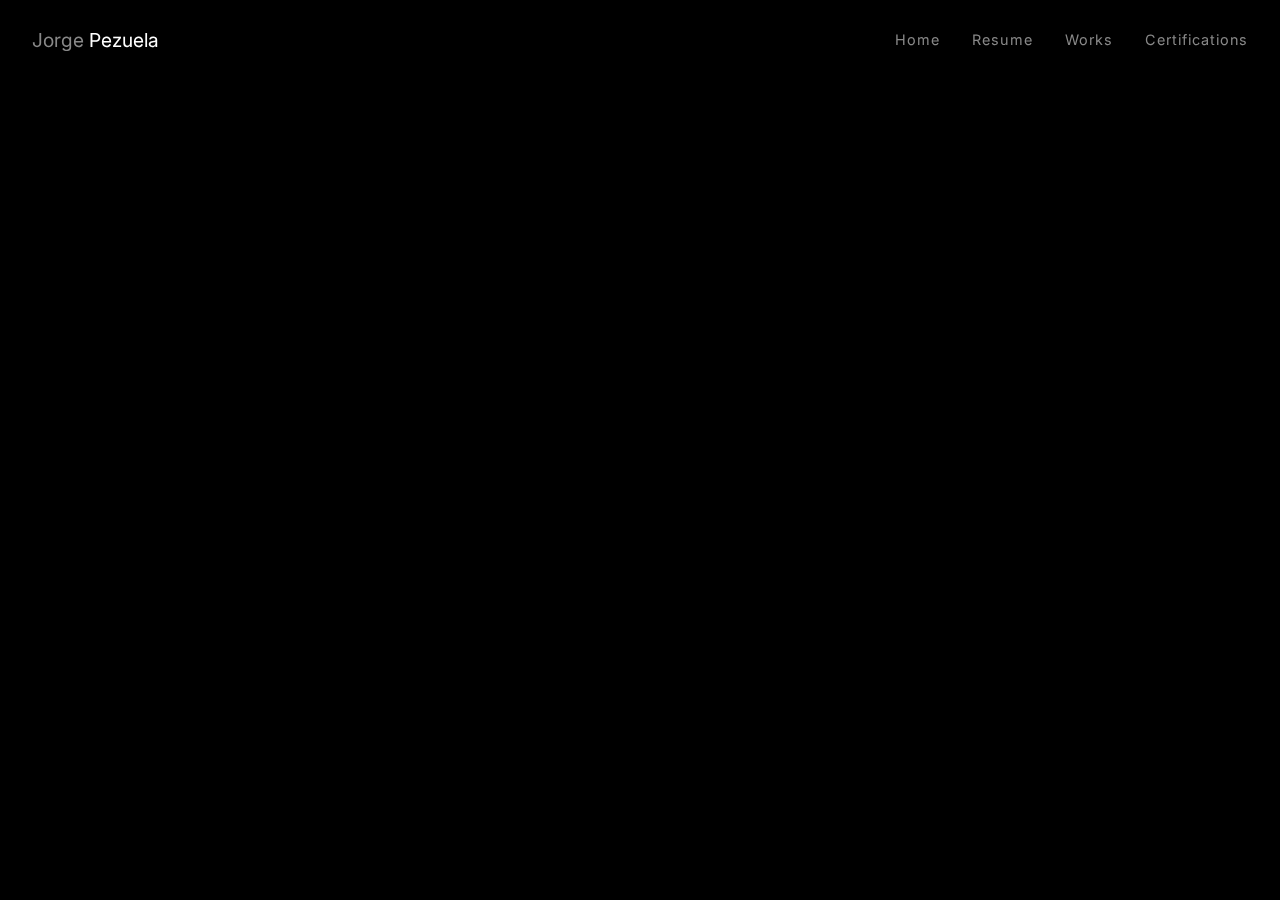
<file: personal-website/index.html>
<!DOCTYPE html>
<html lang="en">
<head>
    <meta charset="UTF-8">
    <meta name="viewport" content="width=device-width, initial-scale=1.0">
    <title>Jorge Pezuela González - DevOps Engineer</title>
    <link rel="stylesheet" href="styles.css">
    <link href="https://fonts.googleapis.com/css2?family=Inter:wght@300;400;500;700&family=Fira+Code&display=swap" rel="stylesheet">
    <link rel="stylesheet" href="https://cdnjs.cloudflare.com/ajax/libs/font-awesome/6.0.0/css/all.min.css">
</head>
<body>
    <nav>
        <div class="nav-brand"><span class="grey-text">Jorge</span> Pezuela</div>
        <div class="nav-links">
            <a href="index.html">Home</a>
            <a href="resume.html">Resume</a>
            <a href="works.html">Works</a>
            <a href="certifications.html">Certifications</a>
        </div>
    </nav>

    <div class="hero" id="home">
        <div class="hero-content">
            <p class="presentation">
                Hello, I'm <span>Jorge Pezuela</span>, DevOps/SRE based in Madrid.
            </p>
            <div class="tagline">
                I design <span class="highlight">high availability</span> and <span class="highlight">resilient</span><br>
                cloud architecture solutions
            </div>
        </div>
    </div>

    <div class="contact-info">
        <p>E: jorge.pezuela@hotmail.com</p>
        <p>T: +34 616 124 637</p>
    </div>

    <div class="social-bar">
        <a href="https://www.linkedin.com/in/jorge-pezuela-gonzalez/" target="_blank">
            <i class="fab fa-linkedin"></i>
        </a>
    </div>
</body>
</html>
</file>
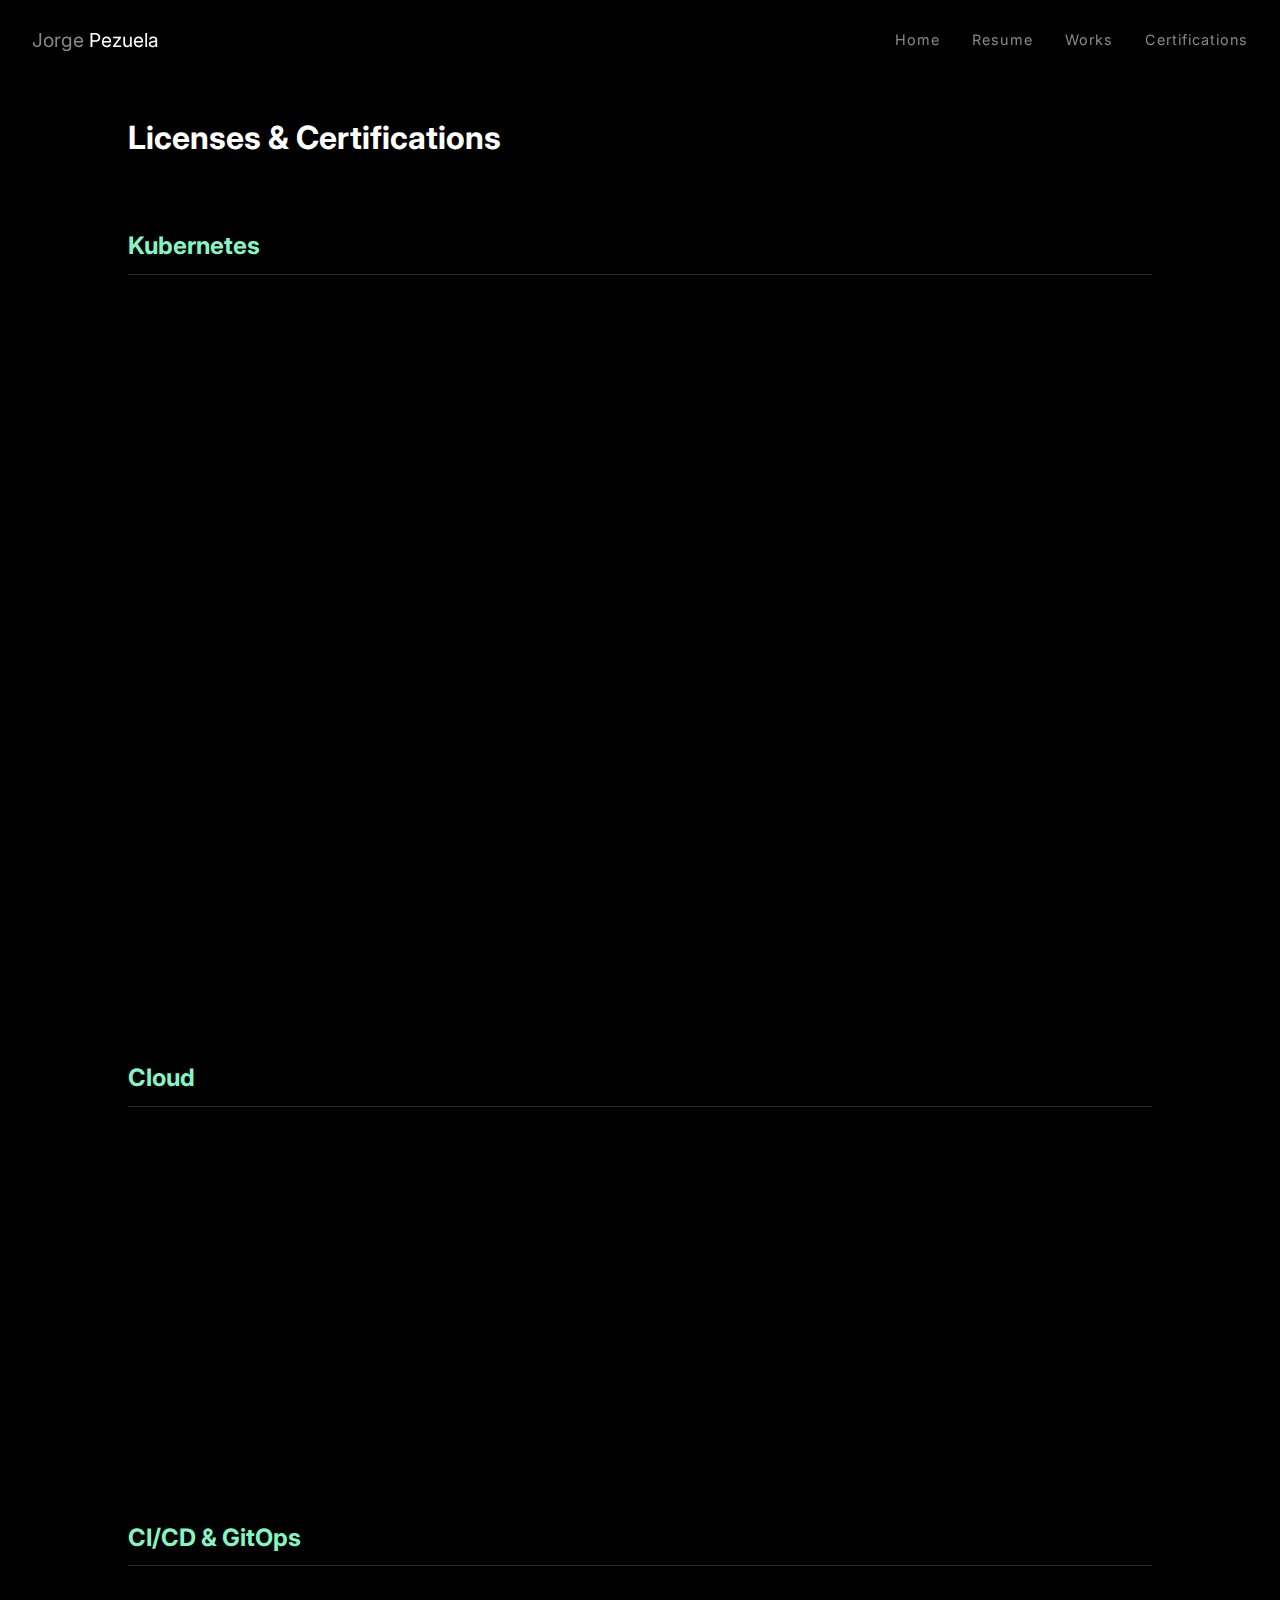
<file: certifications.html>
<!DOCTYPE html>
<html lang="en">
<head>
    <meta charset="UTF-8">
    <meta name="viewport" content="width=device-width, initial-scale=1.0">
    <title>Certifications - Jorge Pezuela González</title>
    <link rel="stylesheet" href="styles.css">
    <link href="https://fonts.googleapis.com/css2?family=Inter:wght@300;400;500;700&family=Fira+Code&display=swap" rel="stylesheet">
    <link rel="stylesheet" href="https://cdnjs.cloudflare.com/ajax/libs/font-awesome/6.0.0/css/all.min.css">
</head>
<body>
    <nav>
        <div class="nav-brand"><span class="grey-text">Jorge</span> Pezuela</div>
        <div class="nav-links">
            <a href="index.html">Home</a>
            <a href="resume.html">Resume</a>
            <a href="works.html">Works</a>
            <a href="certifications.html">Certifications</a>
        </div>
    </nav>

    <main class="resume-content">
        <section class="overview">
            <h2>Licenses & Certifications</h2>
        </section>

        <!-- Kubernetes Section -->
        <section class="cert-section">
            <h3 class="section-title">Kubernetes</h3>
            <div class="skills-grid">
                <div class="skill-card">
                    <i class="fas fa-shield-alt"></i>
                    <h3>DevSecOps - Kubernetes DevOps & Security</h3>
                    <p class="issuer">KodeKloud</p>
                    <p class="period">Issued Sep 2024</p>
                    <p class="credential">Credential ID: 0c9f4391-9849-4c3b-ab9b-ff56f0af00cf</p>
                </div>

                <div class="skill-card">
                    <i class="fas fa-lock"></i>
                    <h3>CKS Certification Course</h3>
                    <p class="subtitle">Certified Kubernetes Security Specialist (CKS)</p>
                    <p class="issuer">KodeKloud</p>
                    <p class="period">Issued Apr 2024</p>
                    <p class="credential">Credential ID: 2D0D5F0D0A85-2D0D64E55169-2D0D58D9F9DD</p>
                </div>

                <div class="skill-card">
                    <i class="fas fa-code"></i>
                    <h3>CKAD Certification Course</h3>
                    <p class="subtitle">Certified Kubernetes Application Developer (CKAD)</p>
                    <p class="issuer">KodeKloud</p>
                    <p class="period">Issued Dec 2023</p>
                    <p class="credential">Credential ID: 2D0D5F0D0A85-2D0D590886A8-2D0D58D9F9DD</p>
                </div>

                <div class="skill-card">
                    <i class="fas fa-dharmachakra"></i>
                    <h3>CKA Certification Course</h3>
                    <p class="subtitle">Certified Kubernetes Administrator</p>
                    <p class="issuer">KodeKloud</p>
                    <p class="period">Issued Jun 2023</p>
                    <p class="credential">Credential ID: 2D0D5F0D0A85-2D0D5916B5EA-2D0D58D9F9DD</p>
                </div>

                <div class="skill-card">
                    <i class="fas fa-layer-group"></i>
                    <h3>Kustomize</h3>
                    <p class="issuer">KodeKloud</p>
                    <p class="period">Issued Jun 2023</p>
                    <p class="credential">Credential ID: 2D0D5F0D0A85-2DF3D3AABF6E-2D0D58D9F9DD</p>
                </div>

                <div class="skill-card">
                    <i class="fas fa-network-wired"></i>
                    <h3>Certified Calico Operator: Level 1</h3>
                    <p class="issuer">Tigera</p>
                    <p class="period">Issued May 2023</p>
                    <p class="credential">Credential ID: b50be78c7dce432c80c6cdc2ddab7d15</p>
                </div>
            </div>
        </section>

        <!-- Cloud Section -->
        <section class="cert-section">
            <h3 class="section-title">Cloud</h3>
            <div class="skills-grid">
                <div class="skill-card">
                    <i class="fab fa-aws"></i>
                    <h3>AWS Cloud Practitioner (CLF-C02)</h3>
                    <p class="issuer">KodeKloud</p>
                    <p class="period">Issued Jan 2024</p>
                    <p class="credential">Credential ID: 2D0D5F0D0A85-2EDA4EA9E4E1-2D0D58D9F9DD</p>
                </div>

                <div class="skill-card">
                    <i class="fab fa-microsoft"></i>
                    <h3>Microsoft Certified: Azure Fundamentals</h3>
                    <p class="issuer">Microsoft</p>
                    <p class="period">Issued Jul 2022</p>
                    <p class="credential">Credential ID: I357-8571</p>
                </div>
            </div>
        </section>

        <!-- CI/CD & GitOps Section -->
        <section class="cert-section">
            <h3 class="section-title">CI/CD & GitOps</h3>
            <div class="skills-grid">
                <div class="skill-card">
                    <i class="fab fa-jenkins"></i>
                    <h3>Jenkins</h3>
                    <p class="issuer">KodeKloud</p>
                    <p class="period">Issued Apr 2024</p>
                    <p class="credential">Credential ID: 2D0D5F0D0A85-2DEA718A4A94-2D0D58D9F9DD</p>
                </div>

                <div class="skill-card">
                    <i class="fas fa-code-branch"></i>
                    <h3>GitOps Certified for Argo</h3>
                    <p class="subtitle">GitOps Fundamentals</p>
                    <p class="issuer">Codefresh</p>
                    <p class="period">Issued Nov 2022</p>
                    <p class="credential">Credential ID: 637a55c27d4d7c3ede086735</p>
                </div>
            </div>
        </section>

        <!-- Other Certifications -->
        <section class="cert-section">
            <h3 class="section-title">Other Certifications</h3>
            <div class="skills-grid">
                <div class="skill-card">
                    <i class="fas fa-cubes"></i>
                    <h3>Terraform Associate Certification</h3>
                    <p class="subtitle">HashiCorp Certified</p>
                    <p class="issuer">KodeKloud</p>
                    <p class="period">Issued Jun 2023</p>
                    <p class="credential">Credential ID: 2D0D5F0D0A85-2D1467693B4D-2D0D58D9F9DD</p>
                </div>

                <div class="skill-card">
                    <i class="fab fa-python"></i>
                    <h3>PCAP - Python Certification Course</h3>
                    <p class="issuer">KodeKloud</p>
                    <p class="period">Issued Jun 2023</p>
                    <p class="credential">Credential ID: 2D0D5F0D0A85-2D143D829A81-2D0D58D9F9DD</p>
                </div>

                <div class="skill-card">
                    <i class="fab fa-linux"></i>
                    <h3>Red Hat Certified System Administrator</h3>
                    <p class="subtitle">RHCSA</p>
                    <p class="issuer">KodeKloud</p>
                    <p class="period">Issued Jun 2023</p>
                    <p class="credential">Credential ID: 2D0D5F0D0A85-2DF621945AD8-2D0D58D9F9DD</p>
                </div>
            </div>
        </section>
    </main>
</body>
</html>
</file>
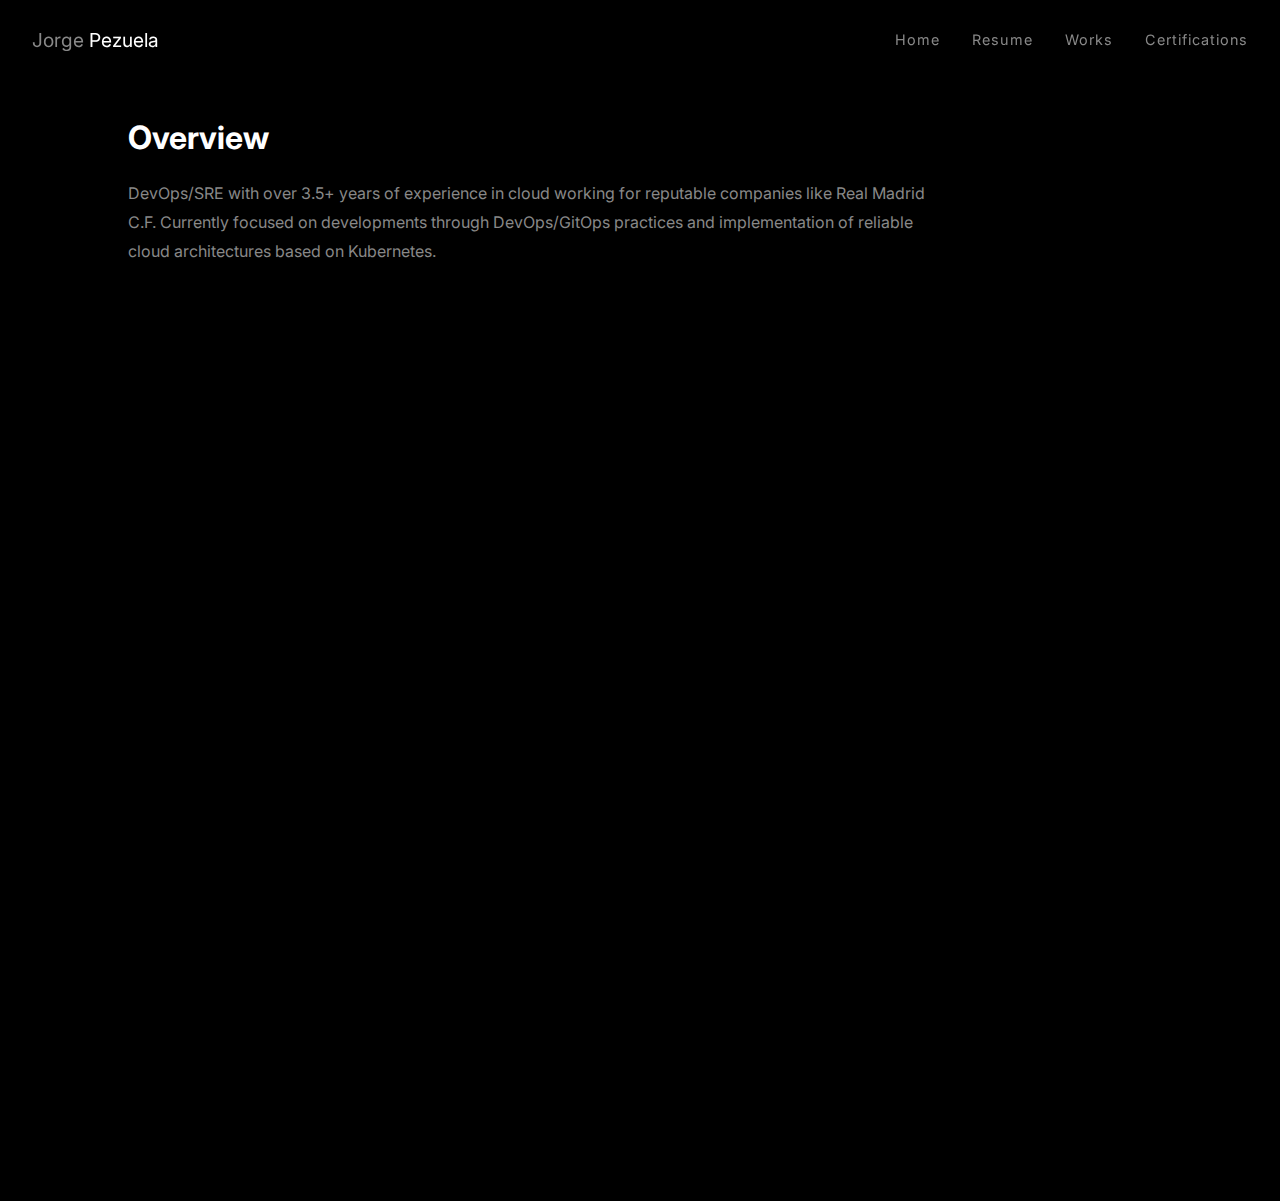
<file: resume.html>
<!DOCTYPE html>
<html lang="en">
<head>
    <meta charset="UTF-8">
    <meta name="viewport" content="width=device-width, initial-scale=1.0">
    <title>Resume - Jorge Pezuela González</title>
    <link rel="stylesheet" href="styles.css">
    <link href="https://fonts.googleapis.com/css2?family=Inter:wght@300;400;500;700&family=Fira+Code&display=swap" rel="stylesheet">
    <link rel="stylesheet" href="https://cdnjs.cloudflare.com/ajax/libs/font-awesome/6.0.0/css/all.min.css">
</head>
<body>
    <nav>
        <div class="nav-brand"><span class="grey-text">Jorge</span> Pezuela</div>
        <div class="nav-links">
            <a href="index.html">Home</a>
            <a href="resume.html">Resume</a>
            <a href="works.html">Works</a>
            <a href="certifications.html">Certifications</a>
        </div>
    </nav>

    <main class="resume-content">
        <section class="overview">
            <h2>Overview</h2>
            <p>DevOps/SRE with over 3.5+ years of experience in cloud working for reputable companies like Real Madrid C.F. Currently focused on developments through DevOps/GitOps practices and implementation of reliable cloud architectures based on Kubernetes.</p>
        </section>

        <div class="skills-grid">
            <div class="skill-card">
                <i class="fas fa-dharmachakra"></i>
                <h3>Kubernetes (AKS/EKS)</h3>
                <p>Design, implementation, administration and monitoring Kubernetes architectures based on high availability and reliability principles.</p>
            </div>

            <div class="skill-card">
                <i class="fas fa-code-branch"></i>
                <h3>GitOps (ArgoCD)</h3>
                <p>Deploying and managing Kubernetes applications with ArgoCD. I specialize in automating continuous delivery pipelines to ensure reliable, scalable, and efficient software releases.</p>
            </div>

            <div class="skill-card">
                <i class="fas fa-cubes"></i>
                <h3>Infra as Code with Terraform</h3>
                <p>Creation and maintenance of modules for cloud infrastructure resources deployments.</p>
            </div>

            <div class="skill-card">
                <i class="fas fa-cloud"></i>
                <h3>Azure Architecture</h3>
                <p>Design, implementation and security for different architectures.</p>
            </div>

            <div class="skill-card">
                <i class="fas fa-network-wired"></i>
                <h3>Networking</h3>
                <p>High Level TCP/IP and Application Protocols: Traffic Analysis, Routing, Firewalls, Proxy, DNS, Hub & Spoke architecture.</p>
            </div>

            <div class="skill-card">
                <i class="fas fa-chart-line"></i>
                <h3>Monitoring</h3>
                <p>Design and implementation of monitoring strategies to ensure the availability of the architecture and control the cost of it through dashboards, alerts, tests and warnings.</p>
            </div>

            <div class="skill-card">
                <i class="fas fa-exchange-alt"></i>
                <h3>Events</h3>
                <p>RabbitMQ management for microservices architecture.</p>
            </div>

            <div class="skill-card">
                <i class="fas fa-terminal"></i>
                <h3>Automation</h3>
                <p>Python and bash scripting.</p>
            </div>
        </div>
    </main>
</body>
</html>
</file>
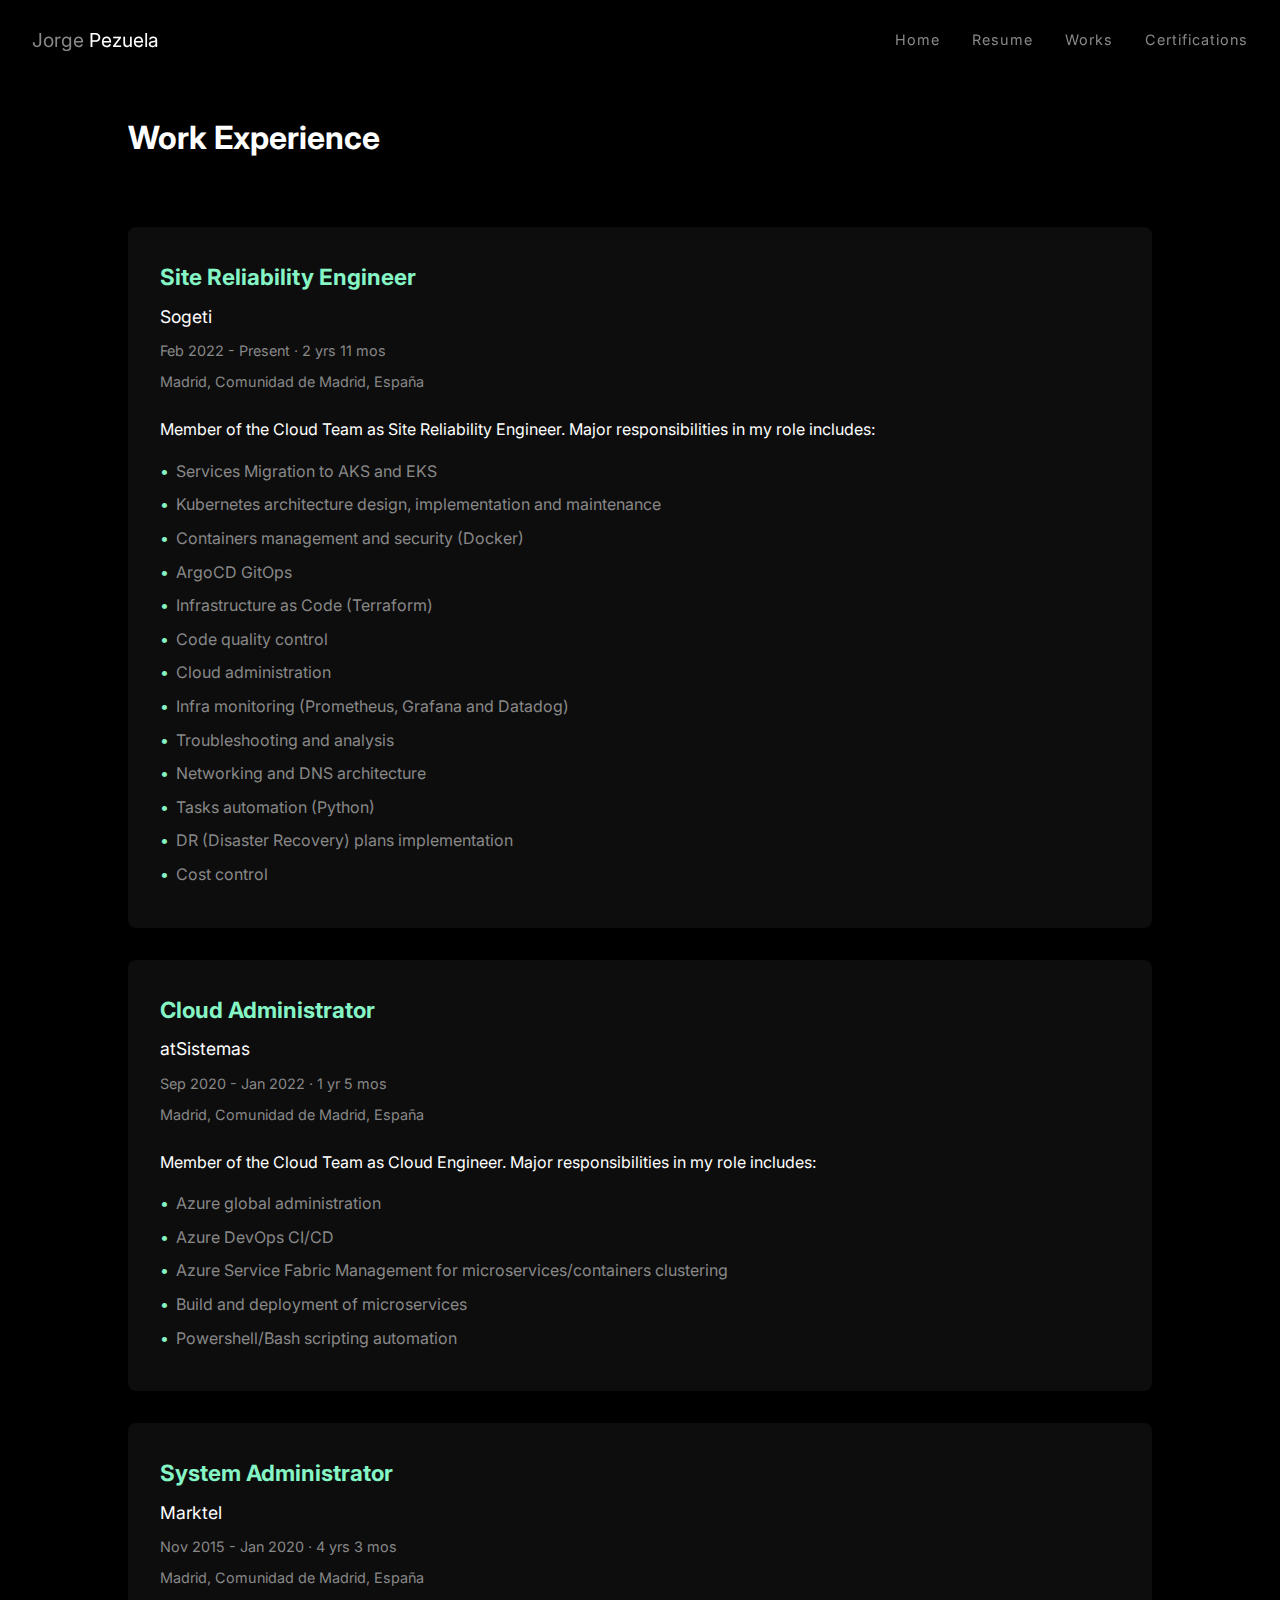
<file: works.html>
<!DOCTYPE html>
<html lang="en">
<head>
    <meta charset="UTF-8">
    <meta name="viewport" content="width=device-width, initial-scale=1.0">
    <title>Works - Jorge Pezuela González</title>
    <link rel="stylesheet" href="styles.css">
    <link href="https://fonts.googleapis.com/css2?family=Inter:wght@300;400;500;700&family=Fira+Code&display=swap" rel="stylesheet">
    <link rel="stylesheet" href="https://cdnjs.cloudflare.com/ajax/libs/font-awesome/6.0.0/css/all.min.css">
</head>
<body>
    <nav>
        <div class="nav-brand"><span class="grey-text">Jorge</span> Pezuela</div>
        <div class="nav-links">
            <a href="index.html">Home</a>
            <a href="resume.html">Resume</a>
            <a href="works.html">Works</a>
            <a href="certifications.html">Certifications</a>
        </div>
    </nav>

    <main class="resume-content">
        <section class="overview">
            <h2>Work Experience</h2>
        </section>

        <div class="experience-grid">
            <div class="experience-card">
                <div class="experience-header">
                    <h3>Site Reliability Engineer</h3>
                    <p class="company">Sogeti</p>
                    <p class="period">Feb 2022 - Present · 2 yrs 11 mos</p>
                    <p class="location">Madrid, Comunidad de Madrid, España</p>
                </div>
                <div class="responsibilities">
                    <p>Member of the Cloud Team as Site Reliability Engineer. Major responsibilities in my role includes:</p>
                    <ul>
                        <li>Services Migration to AKS and EKS</li>
                        <li>Kubernetes architecture design, implementation and maintenance</li>
                        <li>Containers management and security (Docker)</li>
                        <li>ArgoCD GitOps</li>
                        <li>Infrastructure as Code (Terraform)</li>
                        <li>Code quality control</li>
                        <li>Cloud administration</li>
                        <li>Infra monitoring (Prometheus, Grafana and Datadog)</li>
                        <li>Troubleshooting and analysis</li>
                        <li>Networking and DNS architecture</li>
                        <li>Tasks automation (Python)</li>
                        <li>DR (Disaster Recovery) plans implementation</li>
                        <li>Cost control</li>
                    </ul>
                </div>
            </div>

            <div class="experience-card">
                <div class="experience-header">
                    <h3>Cloud Administrator</h3>
                    <p class="company">atSistemas</p>
                    <p class="period">Sep 2020 - Jan 2022 · 1 yr 5 mos</p>
                    <p class="location">Madrid, Comunidad de Madrid, España</p>
                </div>
                <div class="responsibilities">
                    <p>Member of the Cloud Team as Cloud Engineer. Major responsibilities in my role includes:</p>
                    <ul>
                        <li>Azure global administration</li>
                        <li>Azure DevOps CI/CD</li>
                        <li>Azure Service Fabric Management for microservices/containers clustering</li>
                        <li>Build and deployment of microservices</li>
                        <li>Powershell/Bash scripting automation</li>
                    </ul>
                </div>
            </div>

            <div class="experience-card">
                <div class="experience-header">
                    <h3>System Administrator</h3>
                    <p class="company">Marktel</p>
                    <p class="period">Nov 2015 - Jan 2020 · 4 yrs 3 mos</p>
                    <p class="location">Madrid, Comunidad de Madrid, España</p>
                </div>
            </div>
        </div>
    </main>
</body>
</html>
</file>
<file: personal-website/styles.css>
:root {
    --primary-color: #86f5c6;    /* Updated green accent */
    --dark-bg: #000000;         /* Pure black background */
    --text-color: #ffffff;      /* White text */
    --secondary-text: #888888;  /* Gray text */
    --nav-height: 80px;
}

* {
    margin: 0;
    padding: 0;
    box-sizing: border-box;
}

body {
    font-family: 'Inter', sans-serif;
    line-height: 1.6;
    color: var(--text-color);
    background-color: var(--dark-bg);
    min-height: 100vh;
}

/* Navigation */
nav {
    position: fixed;
    top: 0;
    left: 0;
    right: 0;
    height: var(--nav-height);
    padding: 0 2rem;
    display: flex;
    justify-content: space-between;
    align-items: center;
    z-index: 100;
    background: rgba(0, 0, 0, 0.9);
}

.nav-brand {
    font-size: 1.2rem;
    font-weight: 400;
}

.nav-brand .grey-text {
    color: #888888;
}

.nav-links {
    display: flex;
    gap: 2rem;
}

.nav-links a {
    color: var(--secondary-text);
    text-decoration: none;
    font-size: 0.9rem;
    letter-spacing: 1px;
    transition: color 0.3s;
}

.nav-links a:hover {
    color: var(--primary-color);
}

/* Hero section */
.hero {
    min-height: 100vh;
    display: flex;
    align-items: center;
    justify-content: flex-end;
    padding: 0 10%;
    position: relative;
    overflow: hidden;
}

.hero-content {
    width: 60%;
    position: relative;
    z-index: 2;
    padding-top: 0;
    margin-top: -80px;
    text-align: right;
    display: flex;
    flex-direction: column;
    align-items: flex-end;
}

.presentation {
    font-size: 1.2rem;
    margin: 0;
    color: var(--secondary-text);
    line-height: 1.8;
    opacity: 0;
    animation: slideInFromRight 0.8s ease-out forwards;
}

.presentation span {
    color: var(--primary-color);
}

.code-text {
    font-family: 'Inter', sans-serif;
    font-size: 4.5rem;
    font-weight: 700;
    line-height: 1.2;
    margin: 2rem 0;
}

.code-text .websites {
    color: var(--primary-color);
}

/* Contact info */
.contact-info {
    position: fixed;
    bottom: 2rem;
    left: 2rem;
    color: var(--secondary-text);
    font-size: 0.9rem;
    opacity: 0;
    z-index: 2;
    animation: fadeIn 0.8s ease-out forwards;
    animation-delay: 1s;
}

@media (max-width: 768px) {
    .hero-content {
        width: 100%;
        text-align: center;
        align-items: center;
    }

    nav {
        padding: 0 1rem;
    }

    .nav-links {
        display: none;
    }

    .code-text {
        font-size: 2.5rem;
    }

    .tagline {
        font-size: 2rem;
    }
}

.tagline {
    font-family: 'Inter', sans-serif;
    font-size: 3.5rem;
    font-weight: 700;
    line-height: 1.2;
    color: var(--text-color);
    position: fixed;
    bottom: 2rem;
    left: 0;
    right: 0;
    margin: 0 auto;
    text-align: center;
    width: 100%;
    padding: 0 2rem;
    opacity: 0;
    animation: slideInFromBottom 0.8s ease-out forwards;
    animation-delay: 0.5s;
    transform: none;
}

.tagline .highlight {
    color: var(--primary-color);
}

/* Update social bar styles */
.social-bar {
    position: fixed;
    right: 2rem;  /* Change from left to right */
    bottom: 2.5rem;  /* Keep at bottom */
    display: flex;
    flex-direction: column;
    gap: 1rem;
    z-index: 10;
    opacity: 0;
    animation: fadeIn 0.8s ease-out forwards;
    animation-delay: 1s;
}

.social-bar::before {
    content: "Follow me";
    writing-mode: vertical-rl;  /* Keep vertical text */
    text-orientation: mixed;
    transform: rotate(0deg);
    color: var(--secondary-text);
    font-size: 0.8rem;
    letter-spacing: 2px;
    margin-bottom: 1rem;
}

.social-bar a {
    color: var(--secondary-text);
    font-size: 1.2rem;
    transition: color 0.3s;
}

.social-bar a:hover {
    color: var(--primary-color);
}

@media (max-width: 768px) {
    .social-bar {
        display: none;
    }
}

.resume-content {
    padding: calc(var(--nav-height) + 2rem) 10% 2rem;
    animation: fadeIn 0.6s ease-out;
}

.overview {
    margin-bottom: 4rem;
    max-width: 800px;
}

.overview h2 {
    color: var(--text-color);
    font-size: 2rem;
    margin-bottom: 1rem;
}

.overview p {
    color: var(--secondary-text);
    line-height: 1.8;
}

.skills-grid {
    display: grid;
    grid-template-columns: repeat(auto-fill, minmax(300px, 1fr));
    gap: 2rem;
}

.skill-card {
    background: rgba(255, 255, 255, 0.05);
    padding: 2rem;
    border-radius: 8px;
    transition: transform 0.3s, background-color 0.3s;
    opacity: 0;
    animation: fadeIn 0.6s ease-out forwards;
    animation-delay: calc(var(--card-index, 0) * 0.1s);
}

.skill-card:hover {
    transform: translateY(-5px);
    background: rgba(255, 255, 255, 0.08);
}

.skill-card i {
    font-size: 2rem;
    color: var(--primary-color);
    margin-bottom: 1rem;
}

.skill-card h3 {
    color: var(--text-color);
    font-size: 1.2rem;
    margin-bottom: 1rem;
}

.skill-card p {
    color: var(--secondary-text);
    font-size: 0.9rem;
    line-height: 1.6;
}

@media (max-width: 768px) {
    .resume-content {
        padding: calc(var(--nav-height) + 2rem) 1rem 2rem;
    }

    .skills-grid {
        grid-template-columns: 1fr;
    }
}

.argo-icon {
    width: 2rem;
    height: 2rem;
    color: var(--primary-color);
    margin-bottom: 1rem;
}

.terraform-icon {
    width: 2rem;
    height: 2rem;
    color: var(--primary-color);
    margin-bottom: 1rem;
}

.experience-grid {
    display: grid;
    grid-template-columns: 1fr;
    gap: 2rem;
}

.experience-card {
    background: rgba(255, 255, 255, 0.05);
    padding: 2rem;
    border-radius: 8px;
    transition: transform 0.3s, background-color 0.3s;
}

.experience-card:hover {
    transform: translateY(-5px);
    background: rgba(255, 255, 255, 0.08);
}

.experience-header h3 {
    color: var(--primary-color);
    font-size: 1.4rem;
    margin-bottom: 0.5rem;
}

.experience-header .company {
    color: var(--text-color);
    font-size: 1.1rem;
    margin-bottom: 0.5rem;
}

.experience-header .period,
.experience-header .location {
    color: var(--secondary-text);
    font-size: 0.9rem;
    margin-bottom: 0.5rem;
}

.responsibilities {
    margin-top: 1.5rem;
}

.responsibilities p {
    color: var(--text-color);
    margin-bottom: 1rem;
}

.responsibilities ul {
    list-style-type: none;
    padding-left: 1rem;
}

.responsibilities li {
    color: var(--secondary-text);
    margin-bottom: 0.5rem;
    position: relative;
}

.responsibilities li::before {
    content: "•";
    color: var(--primary-color);
    position: absolute;
    left: -1rem;
}

@media (max-width: 768px) {
    .experience-card {
        padding: 1.5rem;
    }
}

.cert-section {
    margin-bottom: 4rem;
}

.section-title {
    color: var(--primary-color);
    font-size: 1.5rem;
    margin-bottom: 2rem;
    border-bottom: 1px solid rgba(134, 245, 198, 0.2);
    padding-bottom: 0.5rem;
}

.skill-card .subtitle {
    color: var(--secondary-text);
    font-size: 0.9rem;
    margin: -0.5rem 0 1rem;
}

.skill-card .issuer {
    color: var(--text-color);
    font-weight: 500;
    margin-bottom: 0.5rem;
}

.skill-card .period {
    color: var(--secondary-text);
    font-size: 0.9rem;
    margin-bottom: 0.5rem;
}

.skill-card .credential {
    color: var(--secondary-text);
    font-size: 0.8rem;
    font-family: 'Fira Code', monospace;
    background: rgba(255, 255, 255, 0.05);
    padding: 0.5rem;
    border-radius: 4px;
    margin-top: 1rem;
}

/* Add these animation styles */
@keyframes fadeIn {
    from {
        opacity: 0;
        transform: translateY(20px);
    }
    to {
        opacity: 1;
        transform: translateY(0);
    }
}

@keyframes slideInFromRight {
    from {
        opacity: 0;
        transform: translateX(50px);
    }
    to {
        opacity: 1;
        transform: translateX(0);
    }
}

@keyframes slideInFromBottom {
    from {
        opacity: 0;
        transform: translateY(30px);
    }
    to {
        opacity: 1;
        transform: translateY(0);
    }
}
</file>
<file: styles.css>
:root {
    --primary-color: #86f5c6;    /* Updated green accent */
    --dark-bg: #000000;         /* Pure black background */
    --text-color: #ffffff;      /* White text */
    --secondary-text: #888888;  /* Gray text */
    --nav-height: 80px;
}

* {
    margin: 0;
    padding: 0;
    box-sizing: border-box;
}

body {
    font-family: 'Inter', sans-serif;
    line-height: 1.6;
    color: var(--text-color);
    background-color: var(--dark-bg);
    min-height: 100vh;
}

/* Navigation */
nav {
    position: fixed;
    top: 0;
    left: 0;
    right: 0;
    height: var(--nav-height);
    padding: 0 2rem;
    display: flex;
    justify-content: space-between;
    align-items: center;
    z-index: 100;
    background: rgba(0, 0, 0, 0.9);
}

.nav-brand {
    font-size: 1.2rem;
    font-weight: 400;
}

.nav-brand .grey-text {
    color: #888888;
}

.nav-links {
    display: flex;
    gap: 2rem;
}

.nav-links a {
    color: var(--secondary-text);
    text-decoration: none;
    font-size: 0.9rem;
    letter-spacing: 1px;
    transition: color 0.3s;
}

.nav-links a:hover {
    color: var(--primary-color);
}

/* Hero section */
.hero {
    min-height: 100vh;
    display: flex;
    align-items: center;
    justify-content: flex-end;
    padding: 0 10%;
    position: relative;
    overflow: hidden;
}

.hero-content {
    width: 60%;
    position: relative;
    z-index: 2;
    padding-top: 0;
    margin-top: -80px;
    text-align: right;
    display: flex;
    flex-direction: column;
    align-items: flex-end;
}

.presentation {
    font-size: 1.2rem;
    margin: 0;
    color: var(--secondary-text);
    line-height: 1.8;
    opacity: 0;
    animation: slideInFromRight 0.8s ease-out forwards;
}

.presentation span {
    color: var(--primary-color);
}

.code-text {
    font-family: 'Inter', sans-serif;
    font-size: 4.5rem;
    font-weight: 700;
    line-height: 1.2;
    margin: 2rem 0;
}

.code-text .websites {
    color: var(--primary-color);
}

/* Contact info */
.contact-info {
    position: fixed;
    bottom: 2rem;
    left: 2rem;
    color: var(--secondary-text);
    font-size: 0.9rem;
    opacity: 0;
    z-index: 2;
    animation: fadeIn 0.8s ease-out forwards;
    animation-delay: 1s;
}

.tagline {
    font-family: 'Inter', sans-serif;
    font-size: 3.5rem;
    font-weight: 700;
    line-height: 1.2;
    color: var(--text-color);
    position: fixed;
    bottom: 2rem;
    left: 0;
    right: 0;
    margin: 0 auto;
    text-align: center;
    width: 100%;
    padding: 0 2rem;
    opacity: 0;
    animation: slideInFromBottom 0.8s ease-out forwards;
    animation-delay: 0.5s;
    transform: none;
}

.tagline .highlight {
    color: var(--primary-color);
}

/* Update social bar styles */
.social-bar {
    position: fixed;
    right: 2rem;  /* Change from left to right */
    bottom: 2.5rem;  /* Keep at bottom */
    display: flex;
    flex-direction: column;
    gap: 1rem;
    z-index: 10;
    opacity: 0;
    animation: fadeIn 0.8s ease-out forwards;
    animation-delay: 1s;
}

.social-bar::before {
    content: "Follow me";
    writing-mode: vertical-rl;  /* Keep vertical text */
    text-orientation: mixed;
    transform: rotate(0deg);
    color: var(--secondary-text);
    font-size: 0.8rem;
    letter-spacing: 2px;
    margin-bottom: 1rem;
}

.social-bar a {
    color: var(--secondary-text);
    font-size: 1.2rem;
    transition: color 0.3s;
}

.social-bar a:hover {
    color: var(--primary-color);
}

.resume-content {
    padding: calc(var(--nav-height) + 2rem) 10% 2rem;
    animation: fadeIn 0.6s ease-out;
}

.overview {
    margin-bottom: 4rem;
    max-width: 800px;
}

.overview h2 {
    color: var(--text-color);
    font-size: 2rem;
    margin-bottom: 1rem;
}

.overview p {
    color: var(--secondary-text);
    line-height: 1.8;
}

.skills-grid {
    display: grid;
    grid-template-columns: repeat(auto-fill, minmax(300px, 1fr));
    gap: 2rem;
}

.skill-card {
    background: rgba(255, 255, 255, 0.05);
    padding: 2rem;
    border-radius: 8px;
    transition: transform 0.3s, background-color 0.3s;
    opacity: 0;
    animation: fadeIn 0.6s ease-out forwards;
    animation-delay: calc(var(--card-index, 0) * 0.1s);
}

.skill-card:hover {
    transform: translateY(-5px);
    background: rgba(255, 255, 255, 0.08);
}

.skill-card i {
    font-size: 2rem;
    color: var(--primary-color);
    margin-bottom: 1rem;
}

.skill-card h3 {
    color: var(--text-color);
    font-size: 1.2rem;
    margin-bottom: 1rem;
}

.skill-card p {
    color: var(--secondary-text);
    font-size: 0.9rem;
    line-height: 1.6;
}

.argo-icon {
    width: 2rem;
    height: 2rem;
    color: var(--primary-color);
    margin-bottom: 1rem;
}

.terraform-icon {
    width: 2rem;
    height: 2rem;
    color: var(--primary-color);
    margin-bottom: 1rem;
}

.experience-grid {
    display: grid;
    grid-template-columns: 1fr;
    gap: 2rem;
}

.experience-card {
    background: rgba(255, 255, 255, 0.05);
    padding: 2rem;
    border-radius: 8px;
    transition: transform 0.3s, background-color 0.3s;
}

.experience-card:hover {
    transform: translateY(-5px);
    background: rgba(255, 255, 255, 0.08);
}

.experience-header h3 {
    color: var(--primary-color);
    font-size: 1.4rem;
    margin-bottom: 0.5rem;
}

.experience-header .company {
    color: var(--text-color);
    font-size: 1.1rem;
    margin-bottom: 0.5rem;
}

.experience-header .period,
.experience-header .location {
    color: var(--secondary-text);
    font-size: 0.9rem;
    margin-bottom: 0.5rem;
}

.responsibilities {
    margin-top: 1.5rem;
}

.responsibilities p {
    color: var(--text-color);
    margin-bottom: 1rem;
}

.responsibilities ul {
    list-style-type: none;
    padding-left: 1rem;
}

.responsibilities li {
    color: var(--secondary-text);
    margin-bottom: 0.5rem;
    position: relative;
}

.responsibilities li::before {
    content: "•";
    color: var(--primary-color);
    position: absolute;
    left: -1rem;
}

.cert-section {
    margin-bottom: 4rem;
}

.section-title {
    color: var(--primary-color);
    font-size: 1.5rem;
    margin-bottom: 2rem;
    border-bottom: 1px solid rgba(134, 245, 198, 0.2);
    padding-bottom: 0.5rem;
}

.skill-card .subtitle {
    color: var(--secondary-text);
    font-size: 0.9rem;
    margin: -0.5rem 0 1rem;
}

.skill-card .issuer {
    color: var(--text-color);
    font-weight: 500;
    margin-bottom: 0.5rem;
}

.skill-card .period {
    color: var(--secondary-text);
    font-size: 0.9rem;
    margin-bottom: 0.5rem;
}

.skill-card .credential {
    color: var(--secondary-text);
    font-size: 0.8rem;
    font-family: 'Fira Code', monospace;
    background: rgba(255, 255, 255, 0.05);
    padding: 0.5rem;
    border-radius: 4px;
    margin-top: 1rem;
}

/* Add these animation styles */
@keyframes fadeIn {
    from {
        opacity: 0;
        transform: translateY(20px);
    }
    to {
        opacity: 1;
        transform: translateY(0);
    }
}

@keyframes slideInFromRight {
    from {
        opacity: 0;
        transform: translateX(50px);
    }
    to {
        opacity: 1;
        transform: translateX(0);
    }
}

@keyframes slideInFromBottom {
    from {
        opacity: 0;
        transform: translateY(30px);
    }
    to {
        opacity: 1;
        transform: translateY(0);
    }
}

/* Mobile-specific styles */
@media screen and (max-width: 768px) {
    /* Hide brand text on mobile */
    .nav-brand {
        display: none;
    }
    
    /* Hide tagline on mobile */
    .tagline {
        display: none;
    }
    
    /* Center navigation links at the top */
    nav {
        justify-content: center;
        height: 60px;
        padding: 0;
    }
    
    .nav-links {
        width: 100%;
        justify-content: space-around;
        padding: 0 1rem;
    }
    
    .nav-links a {
        font-size: 0.8rem;
    }

    /* Adjust presentation for mobile */
    .hero-content {
        width: 100%;
        margin-top: 60px;
        align-items: center;
        text-align: center;
    }

    .presentation {
        font-size: 1.2rem;
        margin: 0;
        color: var(--secondary-text);
        line-height: 1.8;
        opacity: 0;
        animation: slideInFromRight 0.8s ease-out forwards;
    }
}
</file>
